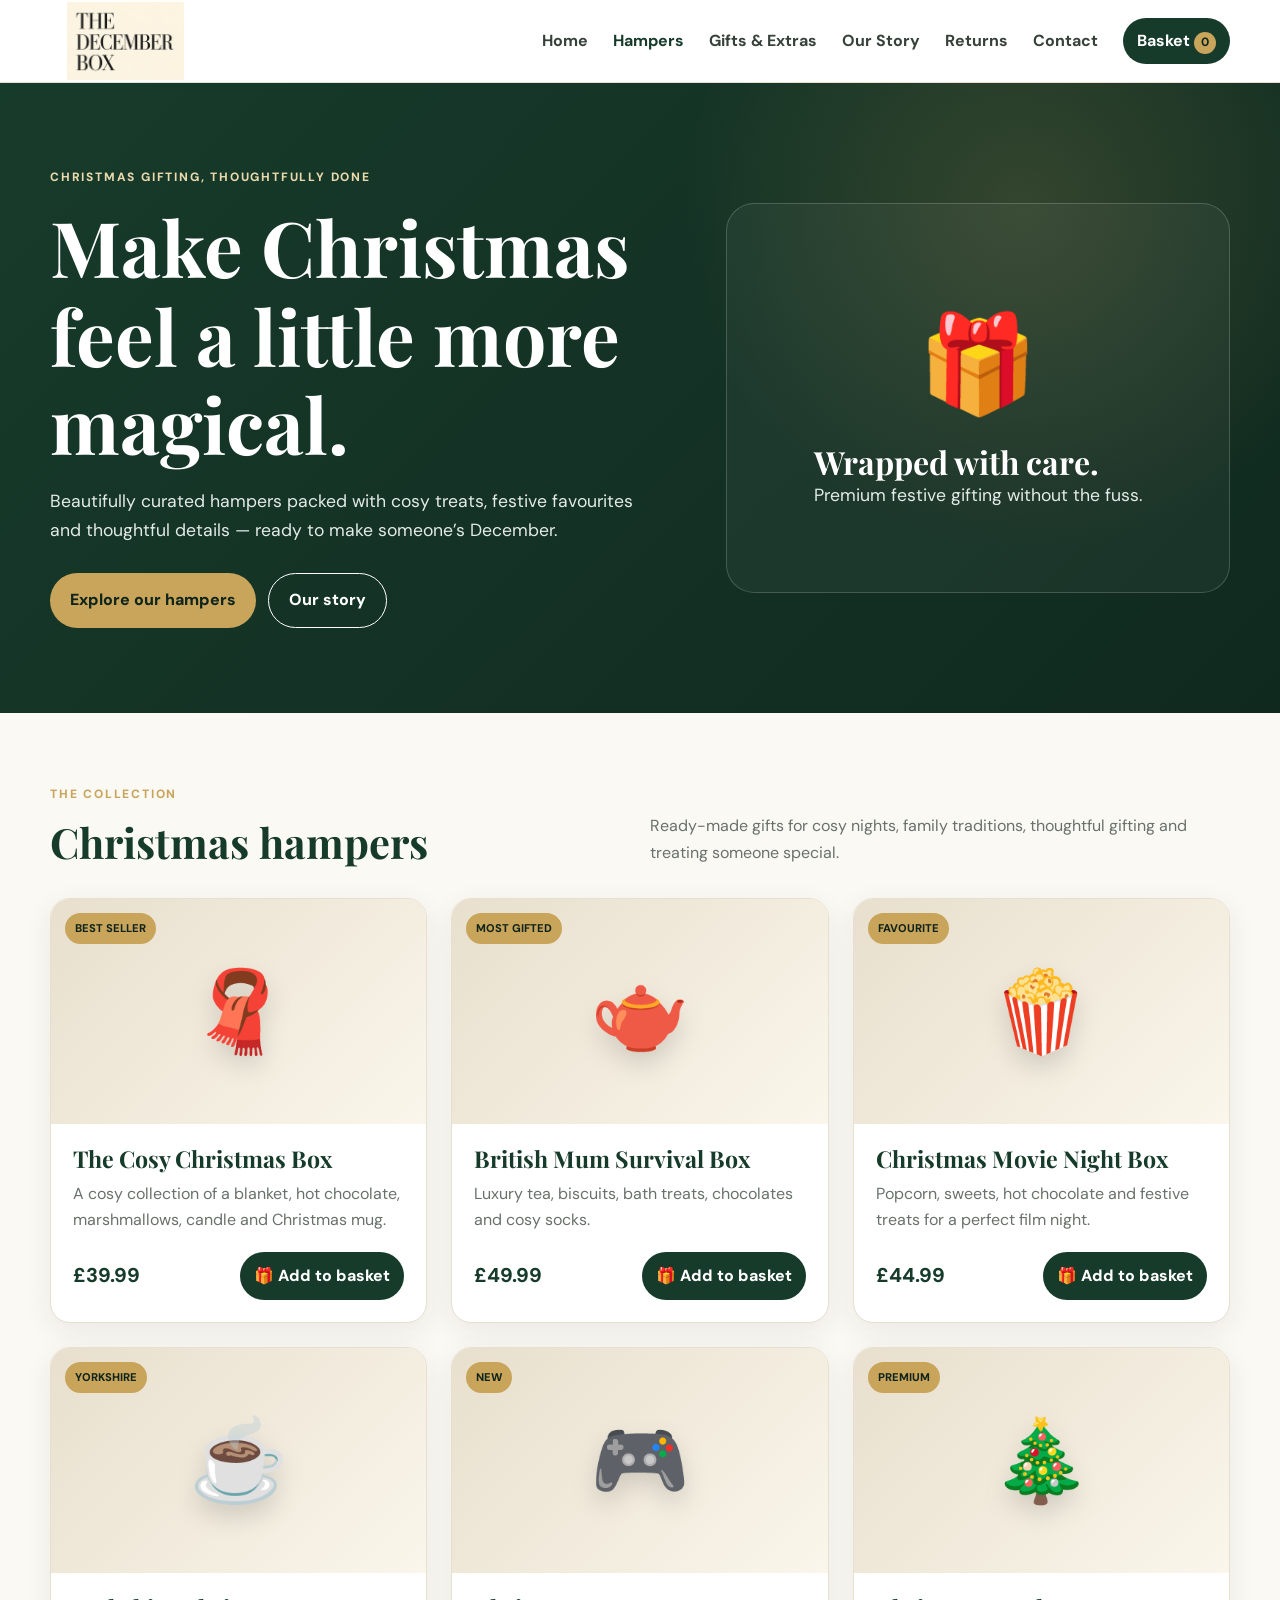
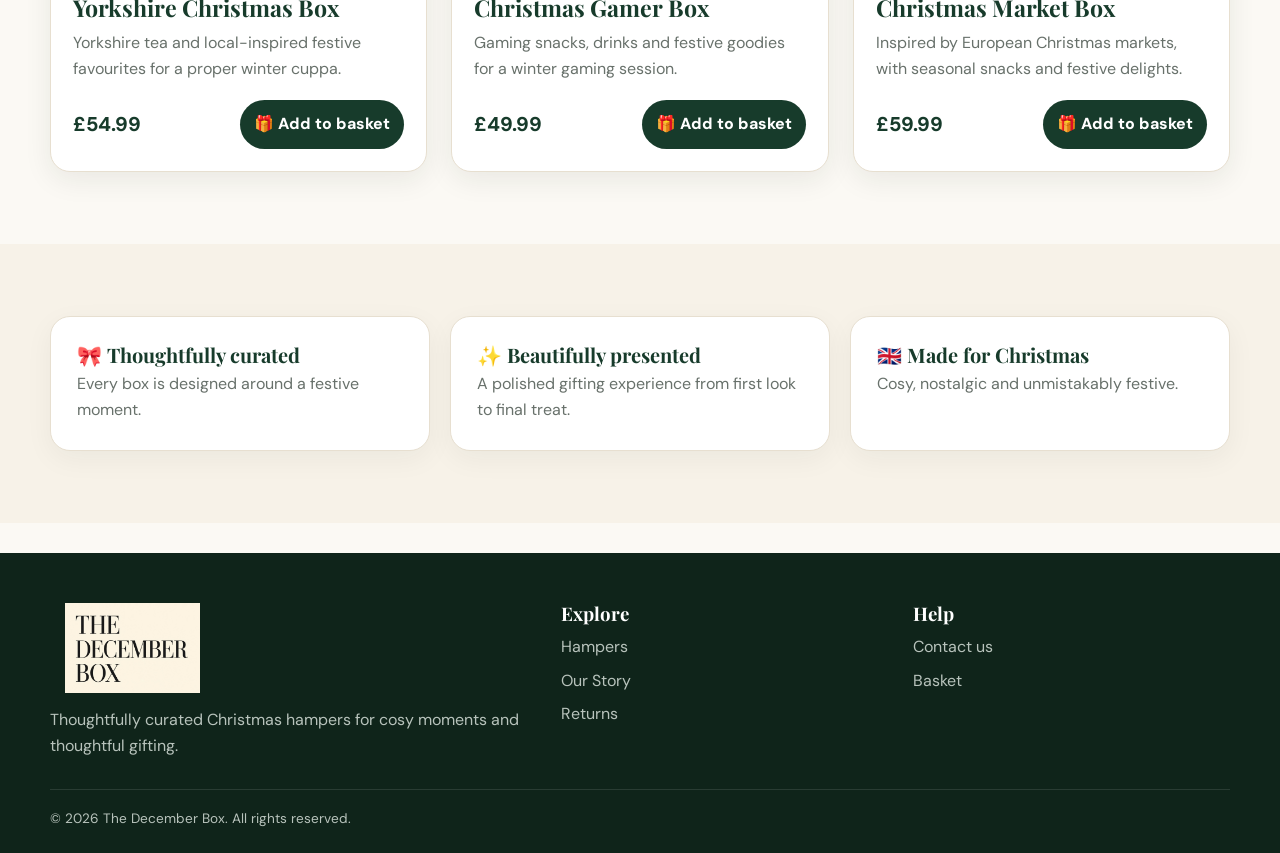
<file: index.html>
<!doctype html><html lang="en"><head><meta charset="utf-8"><meta name="viewport" content="width=device-width,initial-scale=1"><meta name="description" content="The December Box Christmas hampers"><title>Home | The December Box</title><link rel="stylesheet" href="css/style.css"></head><body><header class="site-header"><div class="container navbar"><a class="brand" href="index.html" aria-label="The December Box home"><img class="brand-logo" src="assets/logo.jpg" alt="The December Box"></a><button class="menu-toggle">☰</button><nav class="nav-links"><a class="" href="index.html">Home</a><a class="active" href="hampers.html">Hampers</a><a href="products.html">Gifts & Extras</a><a class="" href="our-story.html">Our Story</a><a class="" href="returns.html">Returns</a><a class="" href="contact.html">Contact</a><a class="basket-link" href="basket.html">Basket <span class="basket-count" data-basket-count>0</span></a></nav></div></header><main><section class="hero"><div class="container hero-grid"><div><span class="eyebrow">Christmas gifting, thoughtfully done</span><h1>Make Christmas feel a little more magical.</h1><p>Beautifully curated hampers packed with cosy treats, festive favourites and thoughtful details — ready to make someone’s December.</p><div class="hero-actions"><a class="btn btn-primary" href="hampers.html">Explore our hampers</a><a class="btn btn-outline" href="our-story.html">Our story</a></div></div><div class="hero-art"><div><div class="gift-icon">🎁</div><h2>Wrapped with care.</h2><p>Premium festive gifting without the fuss.</p></div></div></div></section><section class="section"><div class="container"><div class="section-head"><div><span class="eyebrow">The collection</span><h2>Christmas hampers</h2></div><p>Ready-made gifts for cosy nights, family traditions, thoughtful gifting and treating someone special.</p></div><div class="products"><article class="product-card"><div class="product-image"><span class="badge">BEST SELLER</span><span class="emoji">🧣</span></div><div class="product-content"><h3>The Cosy Christmas Box</h3><p>A cosy collection of a blanket, hot chocolate, marshmallows, candle and Christmas mug.</p><div class="price-row"><span class="price">£39.99</span><button class="add-btn" onclick="addToBasket('cosy')">🎁 Add to basket</button></div></div></article><article class="product-card"><div class="product-image"><span class="badge">MOST GIFTED</span><span class="emoji">🫖</span></div><div class="product-content"><h3>British Mum Survival Box</h3><p>Luxury tea, biscuits, bath treats, chocolates and cosy socks.</p><div class="price-row"><span class="price">£49.99</span><button class="add-btn" onclick="addToBasket('mum')">🎁 Add to basket</button></div></div></article><article class="product-card"><div class="product-image"><span class="badge">FAVOURITE</span><span class="emoji">🍿</span></div><div class="product-content"><h3>Christmas Movie Night Box</h3><p>Popcorn, sweets, hot chocolate and festive treats for a perfect film night.</p><div class="price-row"><span class="price">£44.99</span><button class="add-btn" onclick="addToBasket('movie')">🎁 Add to basket</button></div></div></article><article class="product-card"><div class="product-image"><span class="badge">YORKSHIRE</span><span class="emoji">☕</span></div><div class="product-content"><h3>Yorkshire Christmas Box</h3><p>Yorkshire tea and local-inspired festive favourites for a proper winter cuppa.</p><div class="price-row"><span class="price">£54.99</span><button class="add-btn" onclick="addToBasket('yorkshire')">🎁 Add to basket</button></div></div></article><article class="product-card"><div class="product-image"><span class="badge">NEW</span><span class="emoji">🎮</span></div><div class="product-content"><h3>Christmas Gamer Box</h3><p>Gaming snacks, drinks and festive goodies for a winter gaming session.</p><div class="price-row"><span class="price">£49.99</span><button class="add-btn" onclick="addToBasket('gamer')">🎁 Add to basket</button></div></div></article><article class="product-card"><div class="product-image"><span class="badge">PREMIUM</span><span class="emoji">🎄</span></div><div class="product-content"><h3>Christmas Market Box</h3><p>Inspired by European Christmas markets, with seasonal snacks and festive delights.</p><div class="price-row"><span class="price">£59.99</span><button class="add-btn" onclick="addToBasket('market')">🎁 Add to basket</button></div></div></article></div></div></section><section class="section alt"><div class="container"><div class="feature-grid"><div class="feature"><h3>🎀 Thoughtfully curated</h3><p>Every box is designed around a festive moment.</p></div><div class="feature"><h3>✨ Beautifully presented</h3><p>A polished gifting experience from first look to final treat.</p></div><div class="feature"><h3>🇬🇧 Made for Christmas</h3><p>Cosy, nostalgic and unmistakably festive.</p></div></div></div></section></main><footer class="footer"><div class="container"><div class="footer-grid"><div><img class="footer-brand-logo" src="assets/logo.jpg" alt="The December Box"><p>Thoughtfully curated Christmas hampers for cosy moments and thoughtful gifting.</p></div><div><h3>Explore</h3><div class="footer-links"><a href="hampers.html">Hampers</a><a href="our-story.html">Our Story</a><a href="returns.html">Returns</a></div></div><div><h3>Help</h3><div class="footer-links"><a href="contact.html">Contact us</a><a href="basket.html">Basket</a></div></div></div><div class="copyright">© 2026 The December Box. All rights reserved.</div></div></footer><div class="toast"></div><script src="js/basket.js"></script></body></html>
</file>
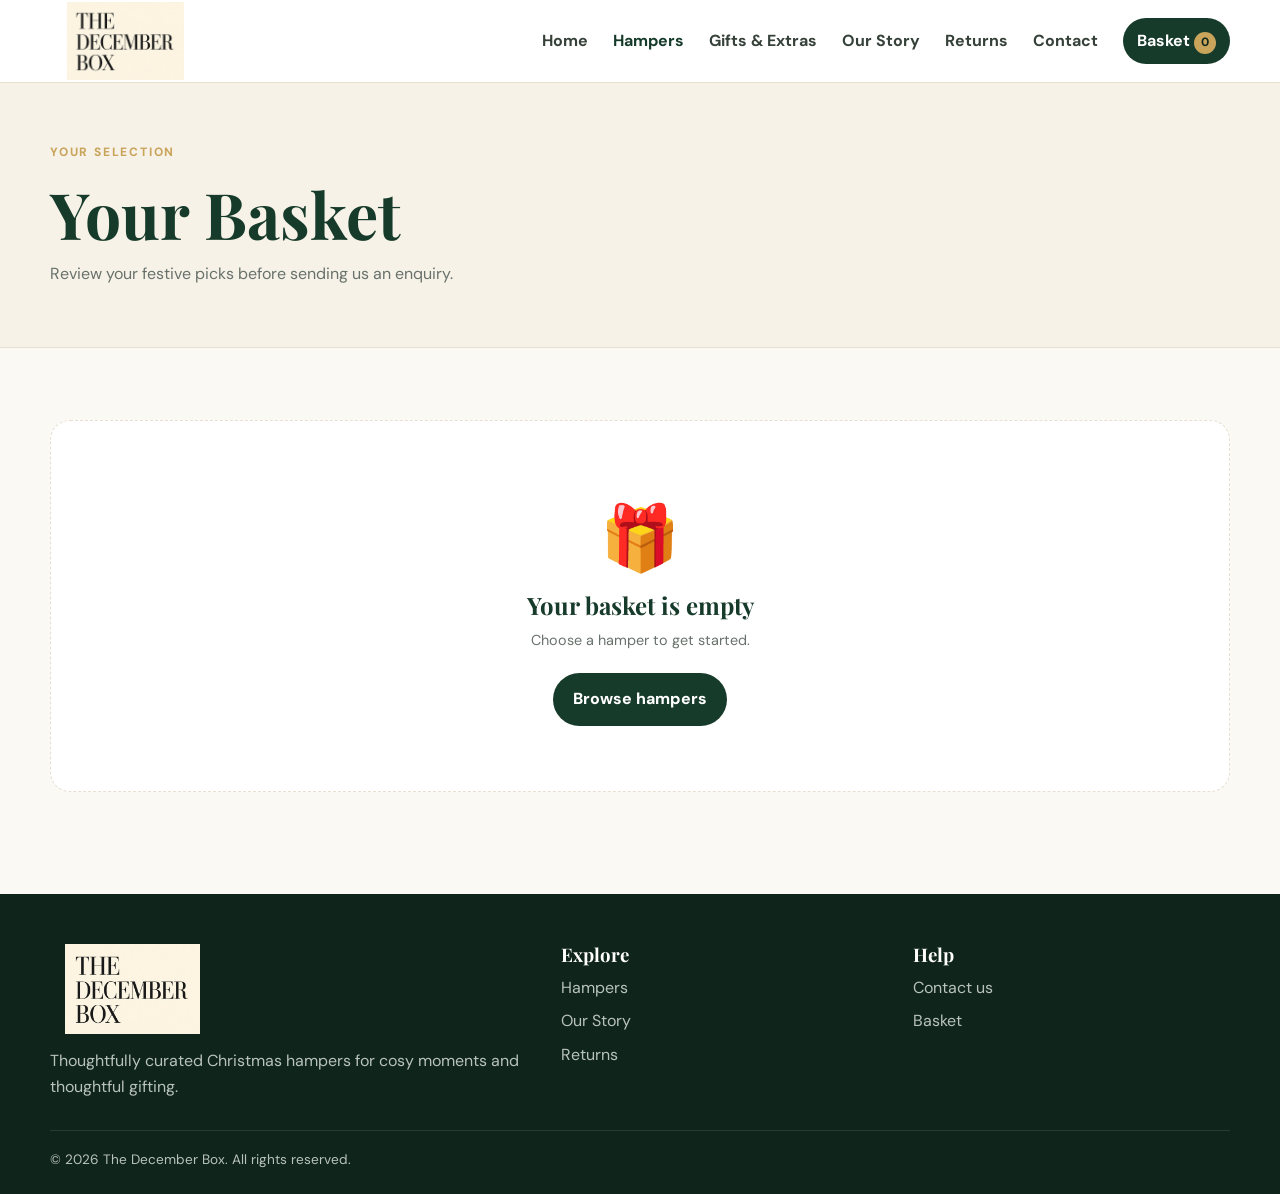
<file: basket.html>
<!doctype html><html lang="en"><head><meta charset="utf-8"><meta name="viewport" content="width=device-width,initial-scale=1"><meta name="description" content="The December Box Christmas hampers"><title>Basket | The December Box</title><link rel="stylesheet" href="css/style.css"></head><body><header class="site-header"><div class="container navbar"><a class="brand" href="index.html" aria-label="The December Box home"><img class="brand-logo" src="assets/logo.jpg" alt="The December Box"></a><button class="menu-toggle">☰</button><nav class="nav-links"><a class="" href="index.html">Home</a><a class="active" href="hampers.html">Hampers</a><a href="products.html">Gifts & Extras</a><a class="" href="our-story.html">Our Story</a><a class="" href="returns.html">Returns</a><a class="" href="contact.html">Contact</a><a class="basket-link" href="basket.html">Basket <span class="basket-count" data-basket-count>0</span></a></nav></div></header><main><section class="page-hero"><div class="container"><span class="eyebrow">Your selection</span><h1>Your Basket</h1><p>Review your festive picks before sending us an enquiry.</p></div></section><section class="section"><div class="container" id="basket-content"></div></section></main><footer class="footer"><div class="container"><div class="footer-grid"><div><img class="footer-brand-logo" src="assets/logo.jpg" alt="The December Box"><p>Thoughtfully curated Christmas hampers for cosy moments and thoughtful gifting.</p></div><div><h3>Explore</h3><div class="footer-links"><a href="hampers.html">Hampers</a><a href="our-story.html">Our Story</a><a href="returns.html">Returns</a></div></div><div><h3>Help</h3><div class="footer-links"><a href="contact.html">Contact us</a><a href="basket.html">Basket</a></div></div></div><div class="copyright">© 2026 The December Box. All rights reserved.</div></div></footer><div class="toast"></div><script src="js/basket.js"></script></body></html>
</file>
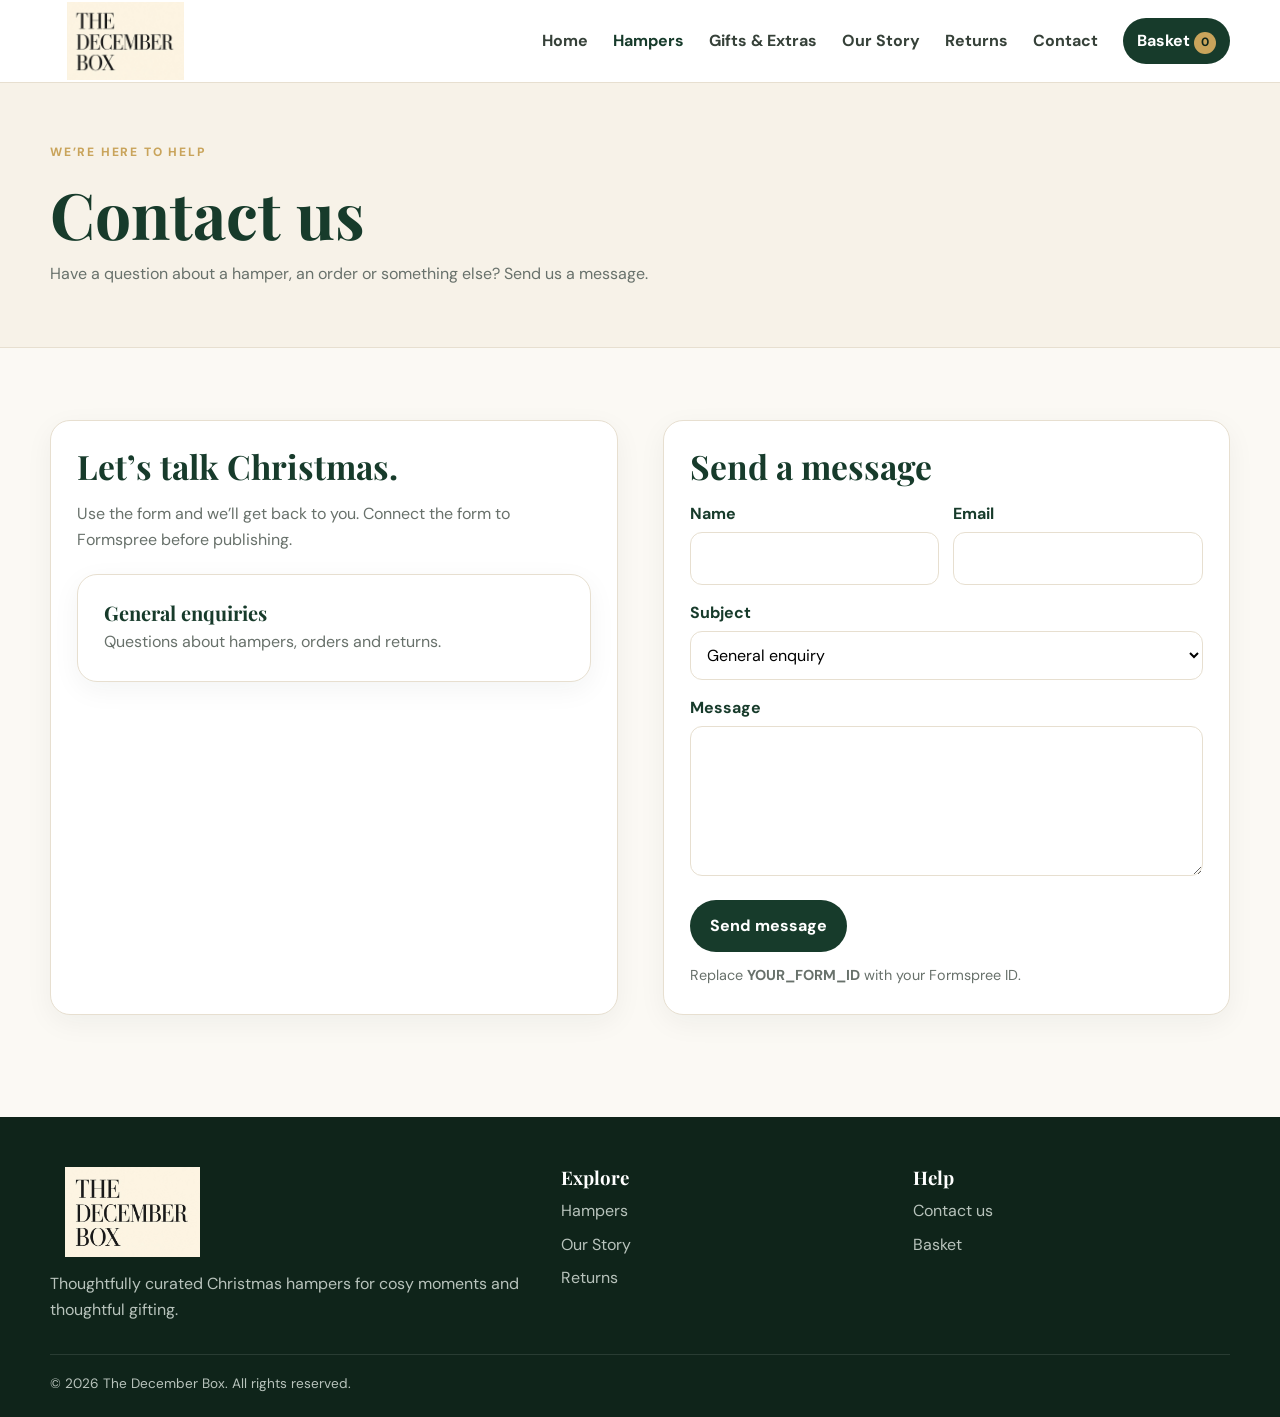
<file: contact.html>
<!doctype html><html lang="en"><head><meta charset="utf-8"><meta name="viewport" content="width=device-width,initial-scale=1"><meta name="description" content="The December Box Christmas hampers"><title>Contact | The December Box</title><link rel="stylesheet" href="css/style.css"></head><body><header class="site-header"><div class="container navbar"><a class="brand" href="index.html" aria-label="The December Box home"><img class="brand-logo" src="assets/logo.jpg" alt="The December Box"></a><button class="menu-toggle">☰</button><nav class="nav-links"><a class="" href="index.html">Home</a><a class="active" href="hampers.html">Hampers</a><a href="products.html">Gifts & Extras</a><a class="" href="our-story.html">Our Story</a><a class="" href="returns.html">Returns</a><a class="" href="contact.html">Contact</a><a class="basket-link" href="basket.html">Basket <span class="basket-count" data-basket-count>0</span></a></nav></div></header><main><section class="page-hero"><div class="container"><span class="eyebrow">We’re here to help</span><h1>Contact us</h1><p>Have a question about a hamper, an order or something else? Send us a message.</p></div></section><section class="section"><div class="container contact-grid"><div class="info-card"><h2>Let’s talk Christmas.</h2><p>Use the form and we’ll get back to you. Connect the form to Formspree before publishing.</p><div class="feature" style="margin-top:20px"><h3>General enquiries</h3><p>Questions about hampers, orders and returns.</p></div></div><div class="form-card"><h2>Send a message</h2><div id="form-status"></div><form id="contact-form" action="https://formspree.io/f/mwlpnjwa" method="POST"><div class="form-row"><div class="form-group"><label for="name">Name</label><input id="name" name="name" required></div><div class="form-group"><label for="email">Email</label><input id="email" type="email" name="email" required></div></div><div class="form-group"><label for="subject">Subject</label><select id="subject" name="subject"><option>General enquiry</option><option>Hamper enquiry</option><option>Order help</option><option>Returns</option></select></div><div class="form-group"><label for="message">Message</label><textarea id="message" name="message" required></textarea></div><button class="btn btn-dark" type="submit">Send message</button></form><p class="small" style="margin-top:12px">Replace <strong>YOUR_FORM_ID</strong> with your Formspree ID.</p></div></div></section></main><footer class="footer"><div class="container"><div class="footer-grid"><div><img class="footer-brand-logo" src="assets/logo.jpg" alt="The December Box"><p>Thoughtfully curated Christmas hampers for cosy moments and thoughtful gifting.</p></div><div><h3>Explore</h3><div class="footer-links"><a href="hampers.html">Hampers</a><a href="our-story.html">Our Story</a><a href="returns.html">Returns</a></div></div><div><h3>Help</h3><div class="footer-links"><a href="contact.html">Contact us</a><a href="basket.html">Basket</a></div></div></div><div class="copyright">© 2026 The December Box. All rights reserved.</div></div></footer><div class="toast"></div><script src="js/basket.js"></script></body></html>
</file>
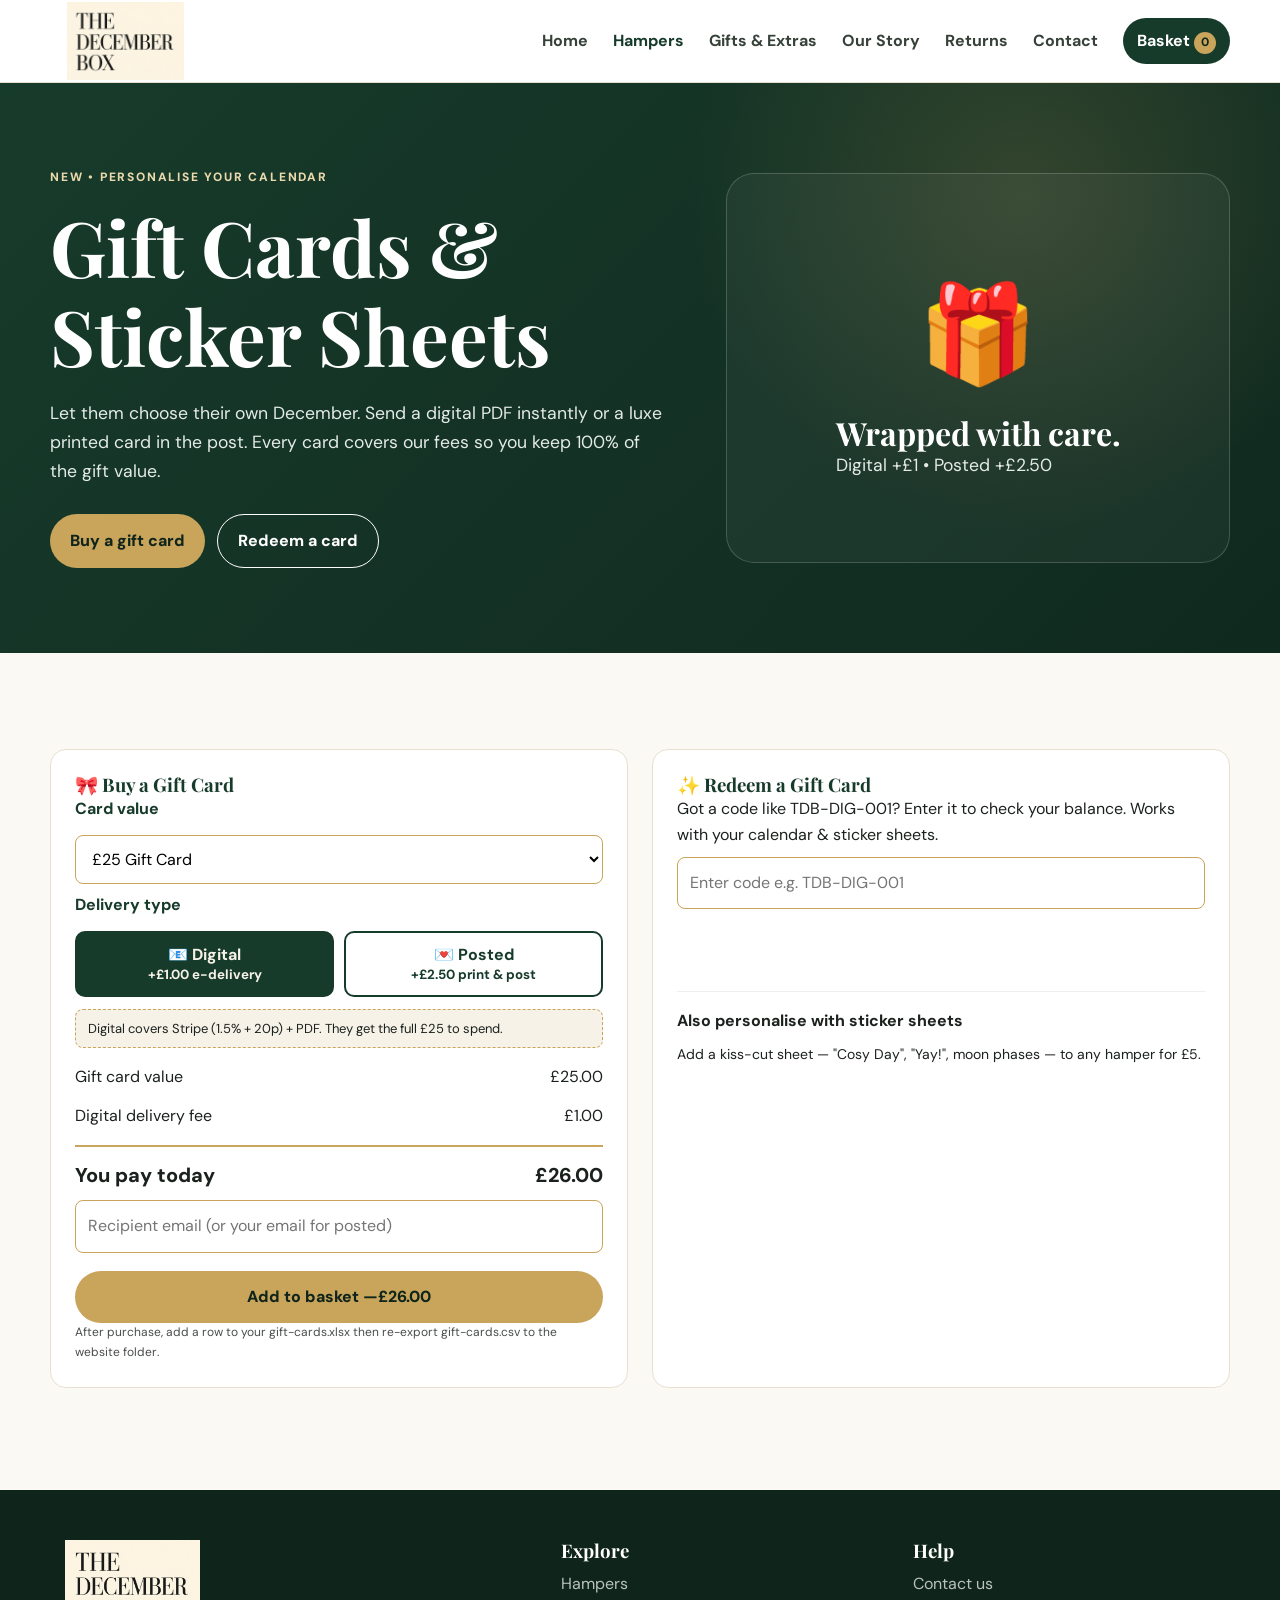
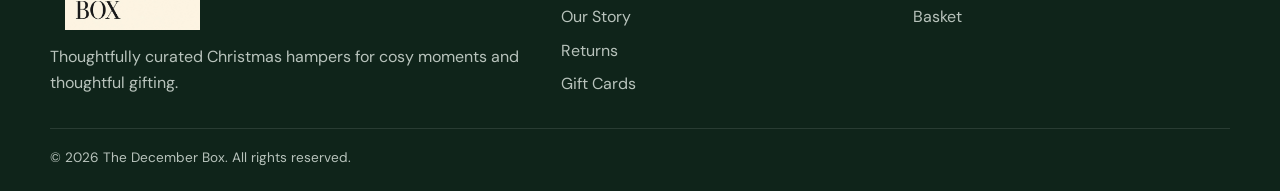
<file: gift-card.html>
<!doctype html>
<html lang="en">
<head>
<meta charset="utf-8">
<meta name="viewport" content="width=device-width,initial-scale=1">
<meta name="description" content="Gift Cards - The December Box">
<title>Gift Cards | The December Box</title>
<link rel="stylesheet" href="css/style.css">
<style>
  /* Gift card specific */
 .gift-card-grid { display:grid; grid-template-columns:1fr 1fr; gap:24px; margin-top:24px; }
  @media(max-width:800px){.gift-card-grid{grid-template-columns:1fr;} }
 .gc-card { background:#fff; border:1px solid #e8e0d0; border-radius:16px; padding:24px; }
 .gc-card h2 { margin-top:0; }
 .toggle { display:flex; gap:10px; margin:12px 0; }
 .toggle button { flex:1; padding:12px 8px; border:2px solid #173b2b; background:#fff; border-radius:10px; cursor:pointer; font-weight:700; color:#173b2b; line-height:1.2; }
 .toggle button.active { background:#173b2b; color:#f7f2e8; }
 .price-line { display:flex; justify-content:space-between; padding:6px 0; }
 .total-line { display:flex; justify-content:space-between; font-weight:800; font-size:20px; border-top:2px solid #c9a45b; margin-top:10px; padding-top:12px; }
 .gc-input,.gc-select { width:100%; padding:12px; border:1px solid #c9a45b; border-radius:8px; margin:8px 0; box-sizing:border-box; font-family:inherit; }
 .gc-success { background:#173b2b; color:#f7f2e8; padding:16px; border-radius:10px; display:none; margin-top:16px; }
 .badge-fee { background:#f7f2e8; border:1px dashed #c9a45b; padding:8px 12px; border-radius:8px; font-size:13px; margin:10px 0; }
</style>
</head>
<body>
<header class="site-header"><div class="container navbar"><a class="brand" href="index.html" aria-label="The December Box home"><img class="brand-logo" src="assets/logo.jpg" alt="The December Box"></a><button class="menu-toggle">☰</button><nav class="nav-links"><a class="" href="index.html">Home</a><a class="active" href="hampers.html">Hampers</a><a href="products.html">Gifts & Extras</a><a class="" href="our-story.html">Our Story</a><a class="" href="returns.html">Returns</a><a class="" href="contact.html">Contact</a><a class="basket-link" href="basket.html">Basket <span class="basket-count" data-basket-count>0</span></a></nav></div></header>

<main>
<section class="hero">
<div class="container hero-grid">
<div>
<span class="eyebrow">New • Personalise your calendar</span>
<h1>Gift Cards & Sticker Sheets</h1>
<p>Let them choose their own December. Send a digital PDF instantly or a luxe printed card in the post. Every card covers our fees so you keep 100% of the gift value.</p>
<div class="hero-actions"><a class="btn btn-primary" href="#buy">Buy a gift card</a><a class="btn btn-outline" href="redeem.html">Redeem a card</a></div>
</div>
<div class="hero-art"><div><div class="gift-icon">🎁</div><h2>Wrapped with care.</h2><p>Digital +£1 • Posted +£2.50</p></div></div>
</div>
</section>

<section class="section">
<div class="container">
<div class="gift-card-grid">

<!-- BUY -->
<div class="gc-card" id="buy">
<h3>🎀 Buy a Gift Card</h3>
<label>Card value</label>
<select id="faceValue" class="gc-select">
  <option value="15">£15 Gift Card</option>
  <option value="25" selected>£25 Gift Card</option>
  <option value="50">£50 Gift Card</option>
  <option value="100">£100 Gift Card</option>
</select>

<label>Delivery type</label>
<div class="toggle">
  <button id="btnDigital" class="active" onclick="setType('digital')">📧 Digital<br><small>+£1.00 e-delivery</small></button>
  <button id="btnPosted" onclick="setType('posted')">💌 Posted<br><small>+£2.50 print & post</small></button>
</div>

<div class="badge-fee" id="feeExplain">Digital covers Stripe (1.5% + 20p) + PDF. They get the full £25 to spend.</div>

<div class="price-line"><span>Gift card value</span><span id="valText">£25.00</span></div>
<div class="price-line"><span id="feeLabel">Digital delivery fee</span><span id="feeText">£1.00</span></div>
<div class="total-line"><span>You pay today</span><span id="totalText">£26.00</span></div>

<input type="email" id="buyerEmail" class="gc-input" placeholder="Recipient email (or your email for posted)">
<button class="btn btn-primary" style="width:100%; margin-top:10px;" onclick="buyCard()">Add to basket — <span id="btnTotal">£26.00</span></button>
<p style="font-size:12px; opacity:0.8;">After purchase, add a row to your gift-cards.xlsx then re-export gift-cards.csv to the website folder.</p>
</div>

<!-- REDEEM -->
<div class="gc-card" id="redeem">
<h3>✨ Redeem a Gift Card</h3>
<p>Got a code like TDB-DIG-001? Enter it to check your balance. Works with your calendar & sticker sheets.</p>
<form id="giftForm">
<input type="text" id="cardNumber" class="gc-input" placeholder="Enter code e.g. TDB-DIG-001" required>
<button class="btn btn-outline" style="width:100%;" type="submit">Check Balance</button>
</form>
<div id="success" class="gc-success">
  <p style="margin:0; opacity:0.8;">Code</p>
  <p id="codeOut" style="font-weight:800; margin:4px 0;"></p>
  <p class="balance" style="font-size:28px; font-weight:800; margin:10px 0;"></p>
  <p style="margin:0;">Use at checkout on the basket page.</p>
</div>

<div style="margin-top:20px; padding-top:16px; border-top:1px solid #eee;">
<h4 style="margin:0 0 8px 0;">Also personalise with sticker sheets</h4>
<p style="font-size:14px; margin:0;">Add a kiss-cut sheet — "Cosy Day", "Yay!", moon phases — to any hamper for £5.</p>
<a class="btn btn-outline" href="hampers.html" style="display:block; text-align:center; margin-top:10px;">Add sticker sheet £5</a>
</div>
</div>

</div>
</div>
</section>
</main>

<footer class="footer">
<div class="container">
<div class="footer-grid">
<div><img class="footer-brand-logo" src="assets/logo.jpg" alt="The December Box"><p>Thoughtfully curated Christmas hampers for cosy moments and thoughtful gifting.</p></div>
<div><h3>Explore</h3><div class="footer-links"><a href="hampers.html">Hampers</a><a href="our-story.html">Our Story</a><a href="returns.html">Returns</a><a href="gift-card.html">Gift Cards</a></div></div>
<div><h3>Help</h3><div class="footer-links"><a href="contact.html">Contact us</a><a href="basket.html">Basket</a></div></div>
</div>
<div class="copyright">© 2026 The December Box. All rights reserved.</div>
</div>
</footer>

<div class="toast"></div>
<script src="js/basket.js"></script>
<script>
// --- BUY LOGIC WITH YOUR FEES ---
let deliveryType = 'digital';
const fees = { digital: 1.00, posted: 2.50 };

function setType(type){
  deliveryType = type;
  document.getElementById('btnDigital').classList.toggle('active', type==='digital');
  document.getElementById('btnPosted').classList.toggle('active', type==='posted');
  document.getElementById('feeExplain').textContent = type==='digital'
   ? 'Digital covers Stripe (1.5% + 20p) + PDF. They get the full value to spend.'
    : 'Posted covers Moo luxe card (£0.48) + envelope + Royal Mail 2nd class (£1.55). They get the full value to spend.';
  updatePrice();
}

function updatePrice(){
  const face = parseFloat(document.getElementById('faceValue').value);
  const fee = fees[deliveryType];
  document.getElementById('valText').textContent = '£'+face.toFixed(2);
  document.getElementById('feeLabel').textContent = deliveryType==='digital'? 'Digital delivery fee' : 'Print & post fee';
  document.getElementById('feeText').textContent = '£'+fee.toFixed(2);
  document.getElementById('totalText').textContent = '£'+(face+fee).toFixed(2);
  document.getElementById('btnTotal').textContent = '£'+(face+fee).toFixed(2);
}
document.getElementById('faceValue').addEventListener('change', updatePrice);
updatePrice();

function buyCard(){
  const face = document.getElementById('faceValue').value;
  const total = (parseFloat(face) + fees[deliveryType]).toFixed(2);
  const email = document.getElementById('buyerEmail').value || 'no email yet';
  // Add to your existing basket.js if you have addToBasket function
  if(typeof addToBasket === 'function'){
    addToBasket('gift-'+deliveryType+'-'+face);
  }
  alert(`Added: £${face} ${deliveryType} card — You pay £${total}\n\nExcel row to add:\nTDB-${deliveryType==='digital'?'DIG':'POST'}-00X, ${email}, ${face}, ${deliveryType}, ${fees[deliveryType]}, ${face}, YES`);
}

// --- REDEEM LOGIC FROM gift-cards.csv ---
document.getElementById('giftForm').addEventListener('submit', async (e) => {
  e.preventDefault();
  const code = document.getElementById('cardNumber').value.trim().toUpperCase();
  try{
    const res = await fetch('gift-cards.csv');
    const text = await res.text();
    const rows = text.split('\n').map(r=>r.split(','));
    const found = rows.find(r=> r[0] && r[0].trim().toUpperCase()===code);
    if(!found){ alert('Code not found. Check your gift-cards.csv'); return; }
    const balance = (found[5]||'').trim();
    const active = (found[6]||'').trim().toUpperCase();
    if(active!=='YES'){ alert('This card is not active'); return; }
    document.getElementById('codeOut').textContent = code;
    document.querySelector('.balance').textContent = '£'+balance+' balance';
    document.getElementById('success').style.display='block';
  }catch(err){
    alert('Could not load gift-cards.csv. Make sure it is in the same folder as gift-card.html');
  }
});
</script>
</body>
</html>
</file>
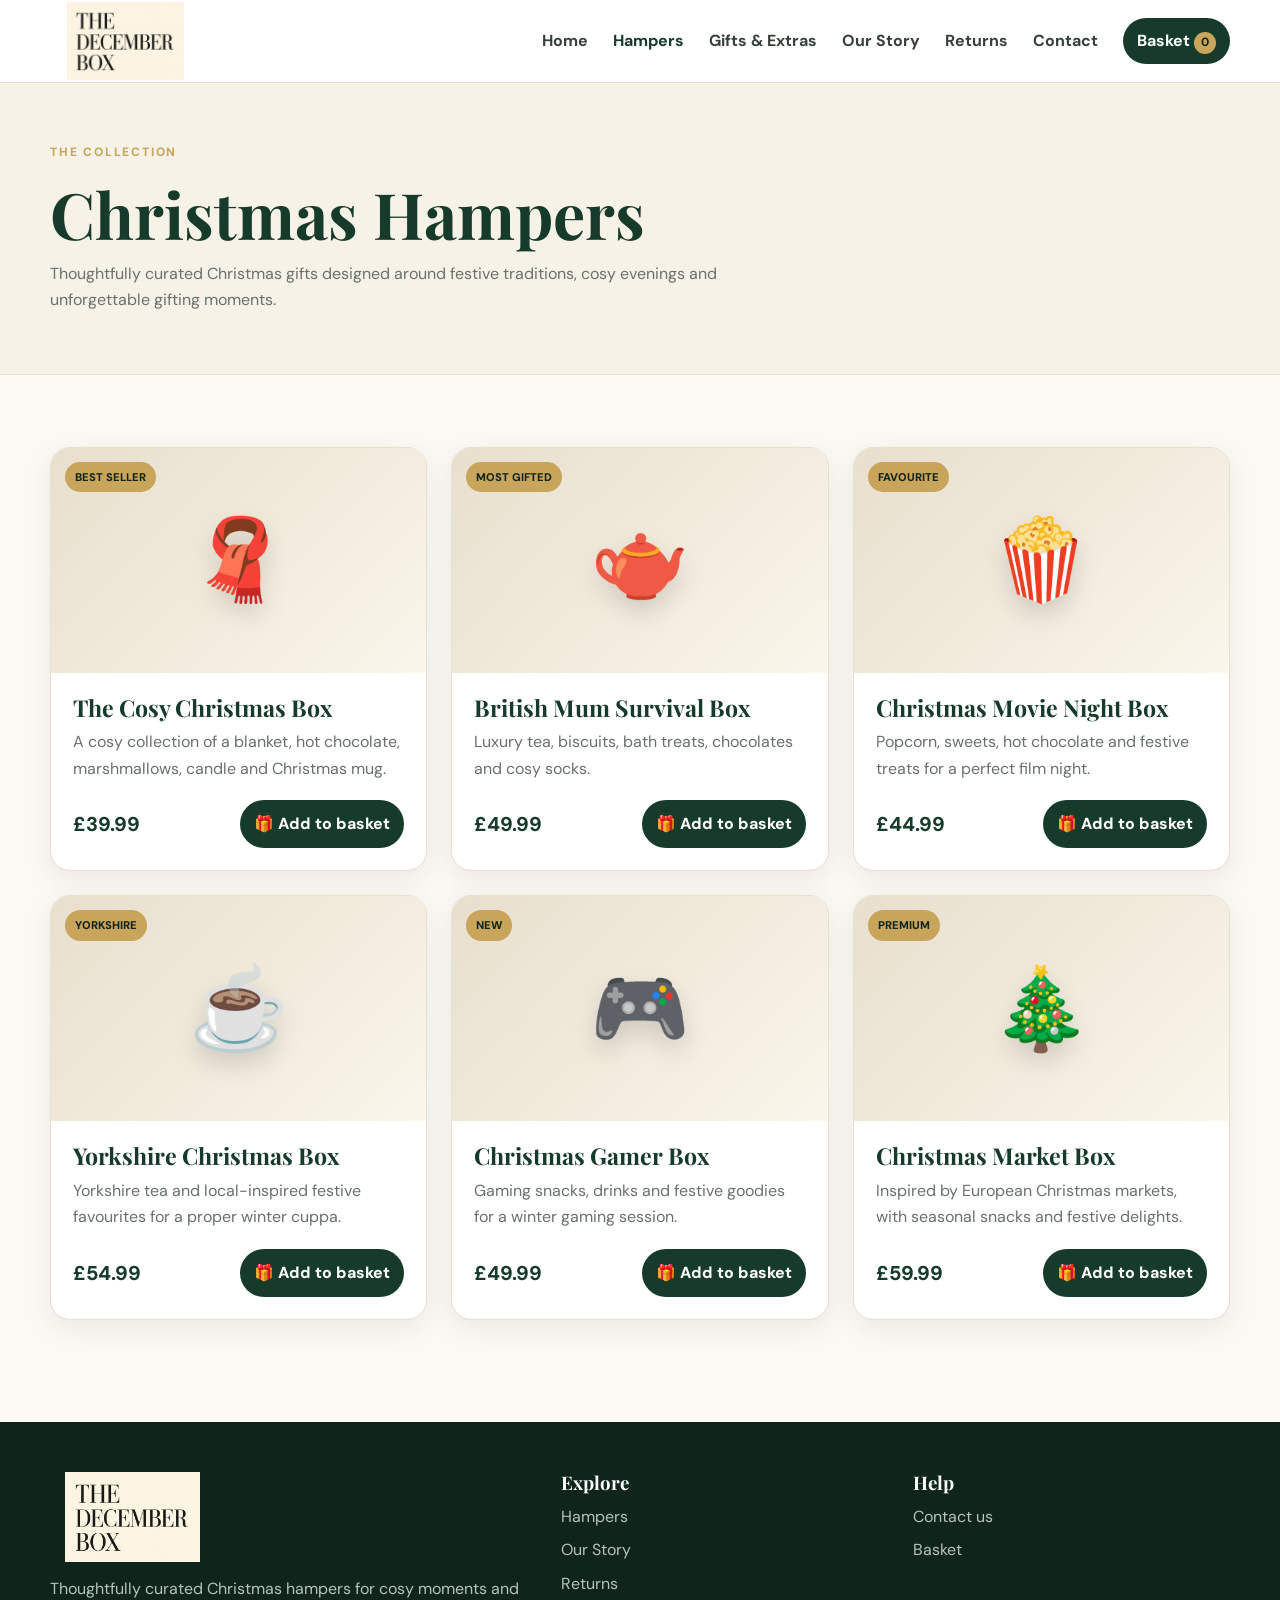
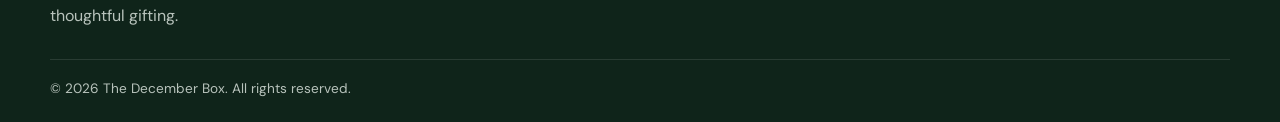
<file: hampers.html>
<!doctype html><html lang="en"><head><meta charset="utf-8"><meta name="viewport" content="width=device-width,initial-scale=1"><meta name="description" content="The December Box Christmas hampers"><title>Hampers | The December Box</title><link rel="stylesheet" href="css/style.css"></head><body><header class="site-header"><div class="container navbar"><a class="brand" href="index.html" aria-label="The December Box home"><img class="brand-logo" src="assets/logo.jpg" alt="The December Box"></a><button class="menu-toggle">☰</button><nav class="nav-links"><a class="" href="index.html">Home</a><a class="active" href="hampers.html">Hampers</a><a href="products.html">Gifts & Extras</a><a class="" href="our-story.html">Our Story</a><a class="" href="returns.html">Returns</a><a class="" href="contact.html">Contact</a><a class="basket-link" href="basket.html">Basket <span class="basket-count" data-basket-count>0</span></a></nav></div></header><main><section class="page-hero"><div class="container"><span class="eyebrow">The collection</span><h1>Christmas Hampers</h1><p>Thoughtfully curated Christmas gifts designed around festive traditions, cosy evenings and unforgettable gifting moments.</p></div></section><section class="section"><div class="container"><div class="products"><article class="product-card"><div class="product-image"><span class="badge">BEST SELLER</span><span class="emoji">🧣</span></div><div class="product-content"><h3>The Cosy Christmas Box</h3><p>A cosy collection of a blanket, hot chocolate, marshmallows, candle and Christmas mug.</p><div class="price-row"><span class="price">£39.99</span><button class="add-btn" onclick="addToBasket('cosy')">🎁 Add to basket</button></div></div></article><article class="product-card"><div class="product-image"><span class="badge">MOST GIFTED</span><span class="emoji">🫖</span></div><div class="product-content"><h3>British Mum Survival Box</h3><p>Luxury tea, biscuits, bath treats, chocolates and cosy socks.</p><div class="price-row"><span class="price">£49.99</span><button class="add-btn" onclick="addToBasket('mum')">🎁 Add to basket</button></div></div></article><article class="product-card"><div class="product-image"><span class="badge">FAVOURITE</span><span class="emoji">🍿</span></div><div class="product-content"><h3>Christmas Movie Night Box</h3><p>Popcorn, sweets, hot chocolate and festive treats for a perfect film night.</p><div class="price-row"><span class="price">£44.99</span><button class="add-btn" onclick="addToBasket('movie')">🎁 Add to basket</button></div></div></article><article class="product-card"><div class="product-image"><span class="badge">YORKSHIRE</span><span class="emoji">☕</span></div><div class="product-content"><h3>Yorkshire Christmas Box</h3><p>Yorkshire tea and local-inspired festive favourites for a proper winter cuppa.</p><div class="price-row"><span class="price">£54.99</span><button class="add-btn" onclick="addToBasket('yorkshire')">🎁 Add to basket</button></div></div></article><article class="product-card"><div class="product-image"><span class="badge">NEW</span><span class="emoji">🎮</span></div><div class="product-content"><h3>Christmas Gamer Box</h3><p>Gaming snacks, drinks and festive goodies for a winter gaming session.</p><div class="price-row"><span class="price">£49.99</span><button class="add-btn" onclick="addToBasket('gamer')">🎁 Add to basket</button></div></div></article><article class="product-card"><div class="product-image"><span class="badge">PREMIUM</span><span class="emoji">🎄</span></div><div class="product-content"><h3>Christmas Market Box</h3><p>Inspired by European Christmas markets, with seasonal snacks and festive delights.</p><div class="price-row"><span class="price">£59.99</span><button class="add-btn" onclick="addToBasket('market')">🎁 Add to basket</button></div></div></article></div></div></section></main><footer class="footer"><div class="container"><div class="footer-grid"><div><img class="footer-brand-logo" src="assets/logo.jpg" alt="The December Box"><p>Thoughtfully curated Christmas hampers for cosy moments and thoughtful gifting.</p></div><div><h3>Explore</h3><div class="footer-links"><a href="hampers.html">Hampers</a><a href="our-story.html">Our Story</a><a href="returns.html">Returns</a></div></div><div><h3>Help</h3><div class="footer-links"><a href="contact.html">Contact us</a><a href="basket.html">Basket</a></div></div></div><div class="copyright">© 2026 The December Box. All rights reserved.</div></div></footer><div class="toast"></div><script src="js/basket.js"></script></body></html>
</file>
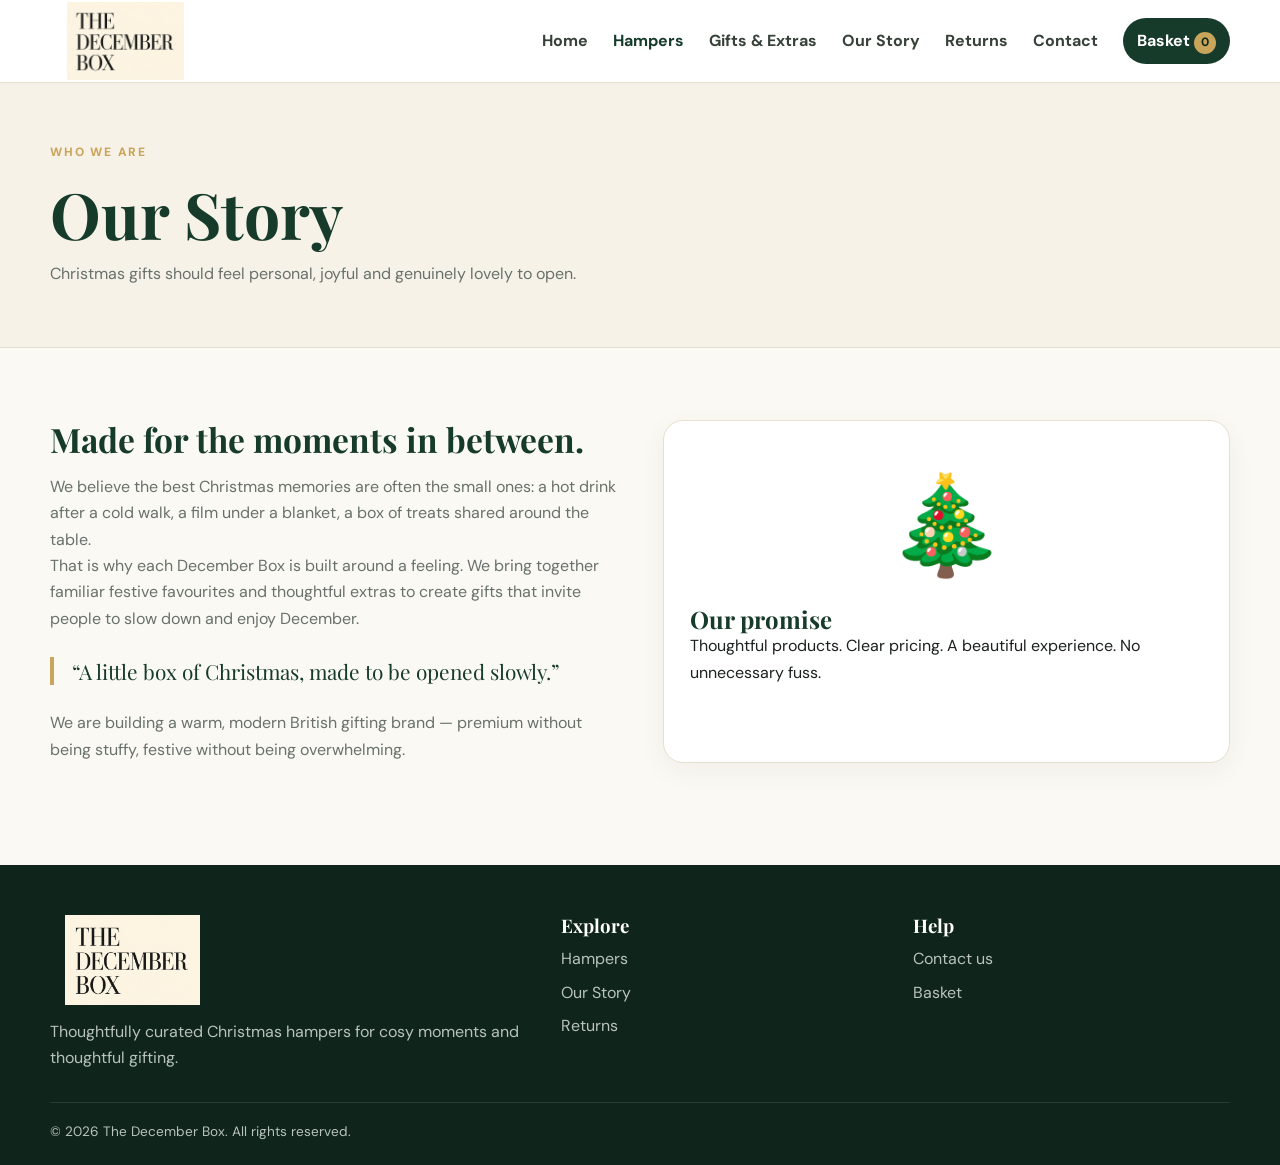
<file: our-story.html>
<!doctype html><html lang="en"><head><meta charset="utf-8"><meta name="viewport" content="width=device-width,initial-scale=1"><meta name="description" content="The December Box Christmas hampers"><title>Our Story | The December Box</title><link rel="stylesheet" href="css/style.css"></head><body><header class="site-header"><div class="container navbar"><a class="brand" href="index.html" aria-label="The December Box home"><img class="brand-logo" src="assets/logo.jpg" alt="The December Box"></a><button class="menu-toggle">☰</button><nav class="nav-links"><a class="" href="index.html">Home</a><a class="active" href="hampers.html">Hampers</a><a href="products.html">Gifts & Extras</a><a class="" href="our-story.html">Our Story</a><a class="" href="returns.html">Returns</a><a class="" href="contact.html">Contact</a><a class="basket-link" href="basket.html">Basket <span class="basket-count" data-basket-count>0</span></a></nav></div></header><main><section class="page-hero"><div class="container"><span class="eyebrow">Who we are</span><h1>Our Story</h1><p>Christmas gifts should feel personal, joyful and genuinely lovely to open.</p></div></section><section class="section"><div class="container story-grid"><div class="story-copy"><h2>Made for the moments in between.</h2><p>We believe the best Christmas memories are often the small ones: a hot drink after a cold walk, a film under a blanket, a box of treats shared around the table.</p><p>That is why each December Box is built around a feeling. We bring together familiar festive favourites and thoughtful extras to create gifts that invite people to slow down and enjoy December.</p><div class="quote">“A little box of Christmas, made to be opened slowly.”</div><p>We are building a warm, modern British gifting brand — premium without being stuffy, festive without being overwhelming.</p></div><div class="story-card"><div class="gift-icon">🎄</div><h2>Our promise</h2><p>Thoughtful products. Clear pricing. A beautiful experience. No unnecessary fuss.</p></div></div></section></main><footer class="footer"><div class="container"><div class="footer-grid"><div><img class="footer-brand-logo" src="assets/logo.jpg" alt="The December Box"><p>Thoughtfully curated Christmas hampers for cosy moments and thoughtful gifting.</p></div><div><h3>Explore</h3><div class="footer-links"><a href="hampers.html">Hampers</a><a href="our-story.html">Our Story</a><a href="returns.html">Returns</a></div></div><div><h3>Help</h3><div class="footer-links"><a href="contact.html">Contact us</a><a href="basket.html">Basket</a></div></div></div><div class="copyright">© 2026 The December Box. All rights reserved.</div></div></footer><div class="toast"></div><script src="js/basket.js"></script></body></html>
</file>
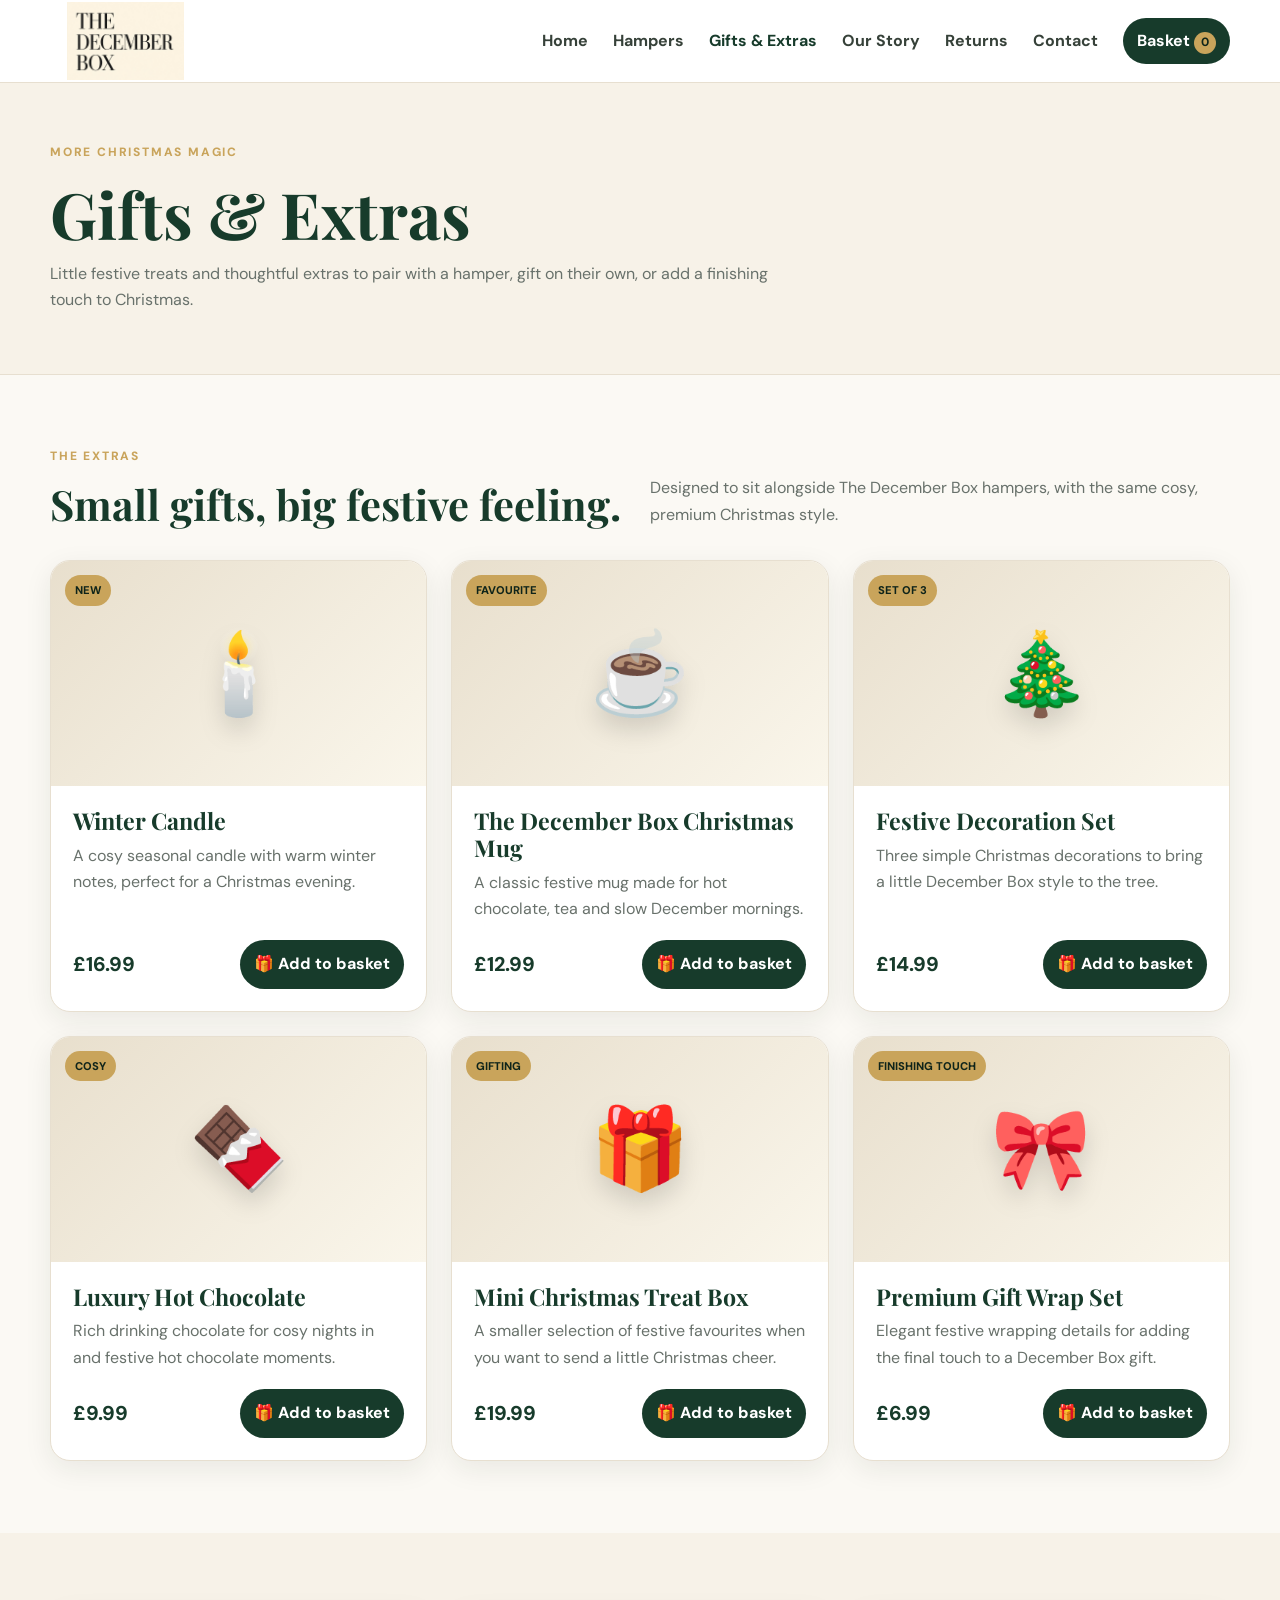
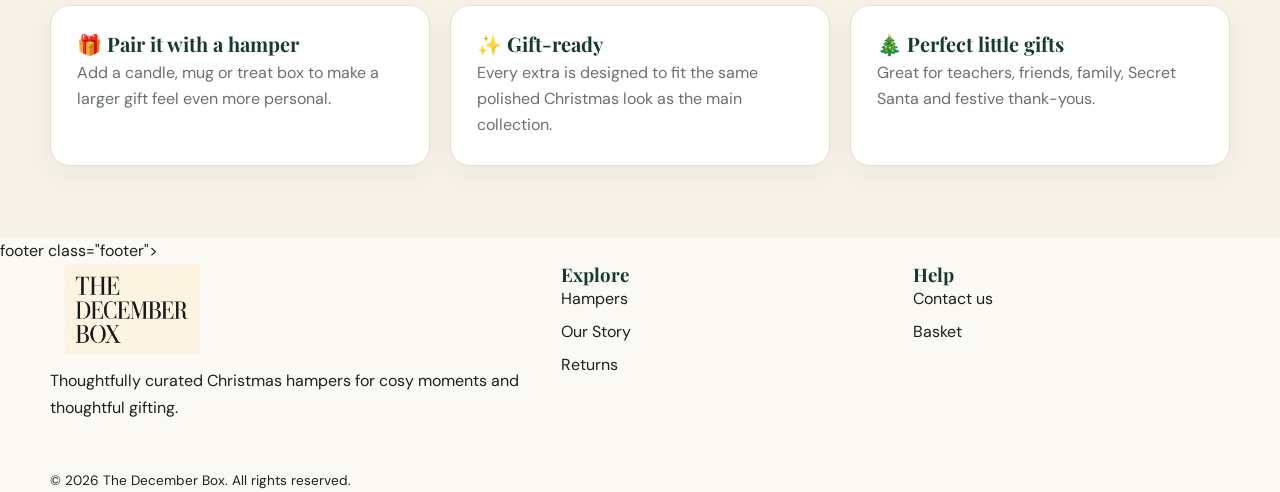
<file: products.html>
<!doctype html><html lang="en"><head><meta charset="utf-8"><meta name="viewport" content="width=device-width,initial-scale=1"><meta name="description" content="Christmas gifts and festive extras from The December Box"><title>Gifts & Extras | The December Box</title><link rel="stylesheet" href="css/style.css"></head><body><header class="site-header"><div class="container navbar"><a class="brand" href="index.html" aria-label="The December Box home"><img class="brand-logo" src="assets/logo.jpg" alt="The December Box"></a><button class="menu-toggle" aria-label="Open menu">☰</button><nav class="nav-links"><a href="index.html">Home</a><a href="hampers.html">Hampers</a><a class="active" href="products.html">Gifts & Extras</a><a href="our-story.html">Our Story</a><a href="returns.html">Returns</a><a href="contact.html">Contact</a><a class="basket-link" href="basket.html">Basket <span class="basket-count" data-basket-count>0</span></a></nav></div></header><main><section class="page-hero"><div class="container"><span class="eyebrow">More Christmas magic</span><h1>Gifts & Extras</h1><p>Little festive treats and thoughtful extras to pair with a hamper, gift on their own, or add a finishing touch to Christmas.</p></div></section><section class="section"><div class="container"><div class="section-head"><div><span class="eyebrow">The extras</span><h2>Small gifts, big festive feeling.</h2></div><p>Designed to sit alongside The December Box hampers, with the same cosy, premium Christmas style.</p></div><div class="products"><article class="product-card"><div class="product-image"><span class="badge">NEW</span><span class="emoji">🕯️</span></div><div class="product-content"><h3>Winter Candle</h3><p>A cosy seasonal candle with warm winter notes, perfect for a Christmas evening.</p><div class="price-row"><span class="price">£16.99</span><button class="add-btn" onclick="addToBasket('candle')">🎁 Add to basket</button></div></div></article><article class="product-card"><div class="product-image"><span class="badge">FAVOURITE</span><span class="emoji">☕</span></div><div class="product-content"><h3>The December Box Christmas Mug</h3><p>A classic festive mug made for hot chocolate, tea and slow December mornings.</p><div class="price-row"><span class="price">£12.99</span><button class="add-btn" onclick="addToBasket('mug')">🎁 Add to basket</button></div></div></article><article class="product-card"><div class="product-image"><span class="badge">SET OF 3</span><span class="emoji">🎄</span></div><div class="product-content"><h3>Festive Decoration Set</h3><p>Three simple Christmas decorations to bring a little December Box style to the tree.</p><div class="price-row"><span class="price">£14.99</span><button class="add-btn" onclick="addToBasket('decorations')">🎁 Add to basket</button></div></div></article><article class="product-card"><div class="product-image"><span class="badge">COSY</span><span class="emoji">🍫</span></div><div class="product-content"><h3>Luxury Hot Chocolate</h3><p>Rich drinking chocolate for cosy nights in and festive hot chocolate moments.</p><div class="price-row"><span class="price">£9.99</span><button class="add-btn" onclick="addToBasket('chocolate')">🎁 Add to basket</button></div></div></article><article class="product-card"><div class="product-image"><span class="badge">GIFTING</span><span class="emoji">🎁</span></div><div class="product-content"><h3>Mini Christmas Treat Box</h3><p>A smaller selection of festive favourites when you want to send a little Christmas cheer.</p><div class="price-row"><span class="price">£19.99</span><button class="add-btn" onclick="addToBasket('minibox')">🎁 Add to basket</button></div></div></article><article class="product-card"><div class="product-image"><span class="badge">FINISHING TOUCH</span><span class="emoji">🎀</span></div><div class="product-content"><h3>Premium Gift Wrap Set</h3><p>Elegant festive wrapping details for adding the final touch to a December Box gift.</p><div class="price-row"><span class="price">£6.99</span><button class="add-btn" onclick="addToBasket('giftwrap')">🎁 Add to basket</button></div></div></article></div></div></section><section class="section alt"><div class="container"><div class="feature-grid"><div class="feature"><h3>🎁 Pair it with a hamper</h3><p>Add a candle, mug or treat box to make a larger gift feel even more personal.</p></div><div class="feature"><h3>✨ Gift-ready</h3><p>Every extra is designed to fit the same polished Christmas look as the main collection.</p></div><div class="feature"><h3>🎄 Perfect little gifts</h3><p>Great for teachers, friends, family, Secret Santa and festive thank-yous.</p></div></div></div></section></main>footer class="footer"><div class="container"><div class="footer-grid"><div><img class="footer-brand-logo" src="assets/logo.jpg" alt="The December Box"><p>Thoughtfully curated Christmas hampers for cosy moments and thoughtful gifting.</p></div><div><h3>Explore</h3><div class="footer-links"><a href="hampers.html">Hampers</a><a href="our-story.html">Our Story</a><a href="returns.html">Returns</a></div></div><div><h3>Help</h3><div class="footer-links"><a href="contact.html">Contact us</a><a href="basket.html">Basket</a></div></div></div><div class="copyright">© 2026 The December Box. All rights reserved.</div></div></footer><div class="toast"></div><script src="js/basket.js"></script</div><script src="js/basket.js"></script></body></html>
</file>
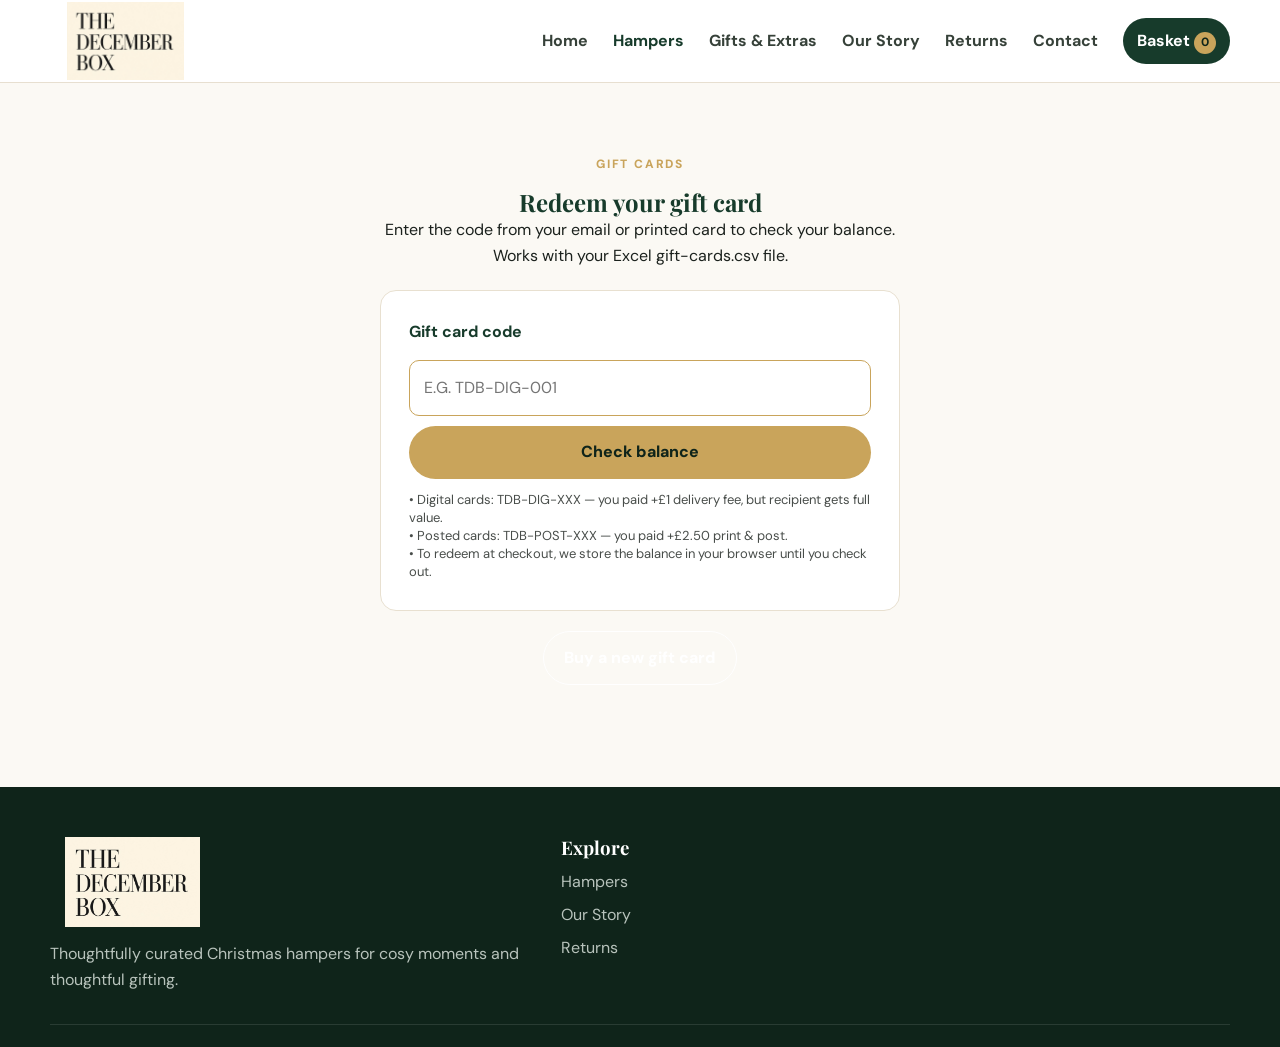
<file: redeem.html>
<!doctype html>
<html lang="en">
<head>
<meta charset="utf-8">
<meta name="viewport" content="width=device-width,initial-scale=1">
<meta name="description" content="Redeem your The December Box gift card">
<title>Redeem Gift Card | The December Box</title>
<link rel="stylesheet" href="css/style.css">
<style>
 .redeem-wrap { max-width:520px; margin:0 auto; }
 .redeem-card { background:#fff; border:1px solid #e8e0d0; border-radius:16px; padding:28px; }
 .gc-input { width:100%; padding:14px; border:1px solid #c9a45b; border-radius:10px; margin:10px 0; box-sizing:border-box; font-family:inherit; font-size:16px; text-transform:uppercase; }
 .gc-success { background:#173b2b; color:#f7f2e8; padding:20px; border-radius:12px; display:none; margin-top:18px; }
 .gc-error { background:#fff3f3; border:1px solid #e0a0a0; color:#8a2a2a; padding:14px; border-radius:10px; display:none; margin-top:18px; }
 .balance-big { font-size:32px; font-weight:800; margin:8px 0; }
 .hint { font-size:13px; opacity:0.8; margin-top:12px; line-height:1.4; }
</style>
</head>
<body>
<header class="site-header"><div class="container navbar"><a class="brand" href="index.html" aria-label="The December Box home"><img class="brand-logo" src="assets/logo.jpg" alt="The December Box"></a><button class="menu-toggle">☰</button><nav class="nav-links"><a class="" href="index.html">Home</a><a class="active" href="hampers.html">Hampers</a><a href="products.html">Gifts & Extras</a><a class="" href="our-story.html">Our Story</a><a class="" href="returns.html">Returns</a><a class="" href="contact.html">Contact</a><a class="basket-link" href="basket.html">Basket <span class="basket-count" data-basket-count>0</span></a></nav></div></header>

<main>
<section class="section">
<div class="container redeem-wrap">
<div style="text-align:center; margin-bottom:20px;">
<span class="eyebrow">Gift cards</span>
<h1>Redeem your gift card</h1>
<p>Enter the code from your email or printed card to check your balance. Works with your Excel gift-cards.csv file.</p>
</div>

<div class="redeem-card">
<form id="redeemForm">
<label for="codeInput" style="font-weight:700;">Gift card code</label>
<input id="codeInput" class="gc-input" type="text" placeholder="e.g. TDB-DIG-001" required autocomplete="off">
<button class="btn btn-primary" style="width:100%;" type="submit">Check balance</button>
</form>

<div id="success" class="gc-success">
<p style="margin:0; opacity:0.8; font-size:13px;">CODE</p>
<p id="codeOut" style="font-weight:800; letter-spacing:1px; margin:4px 0 10px 0;"></p>
<p class="balance-big" id="balanceOut"></p>
<p style="margin:0 0 12px 0;" id="typeOut"></p>
<a href="basket.html" class="btn btn-outline" style="background:#f7f2e8; color:#173b2b; width:100%; text-align:center; display:block; box-sizing:border-box;">Go to basket to use it</a>
</div>

<div id="error" class="gc-error"></div>

<p class="hint">• Digital cards: TDB-DIG-XXX — you paid +£1 delivery fee, but recipient gets full value.<br>• Posted cards: TDB-POST-XXX — you paid +£2.50 print & post.<br>• To redeem at checkout, we store the balance in your browser until you check out.</p>
</div>

<div style="text-align:center; margin-top:20px;">
<a class="btn btn-outline" href="gift-card.html">Buy a new gift card</a>
</div>
</div>
</section>
</main>

<footer class="footer">
<div class="container">
<div class="footer-grid">
<div><img class="footer-brand-logo" src="assets/logo.jpg" alt="The December Box"><p>Thoughtfully curated Christmas hampers for cosy moments and thoughtful gifting.</p></div>
<div><h3>Explore</h3><div class="footer-links"><a href="hampers.html">Hampers</a><a href="our-story.html">Our Story</a><a href="returns.html">Returns</a>
</file>
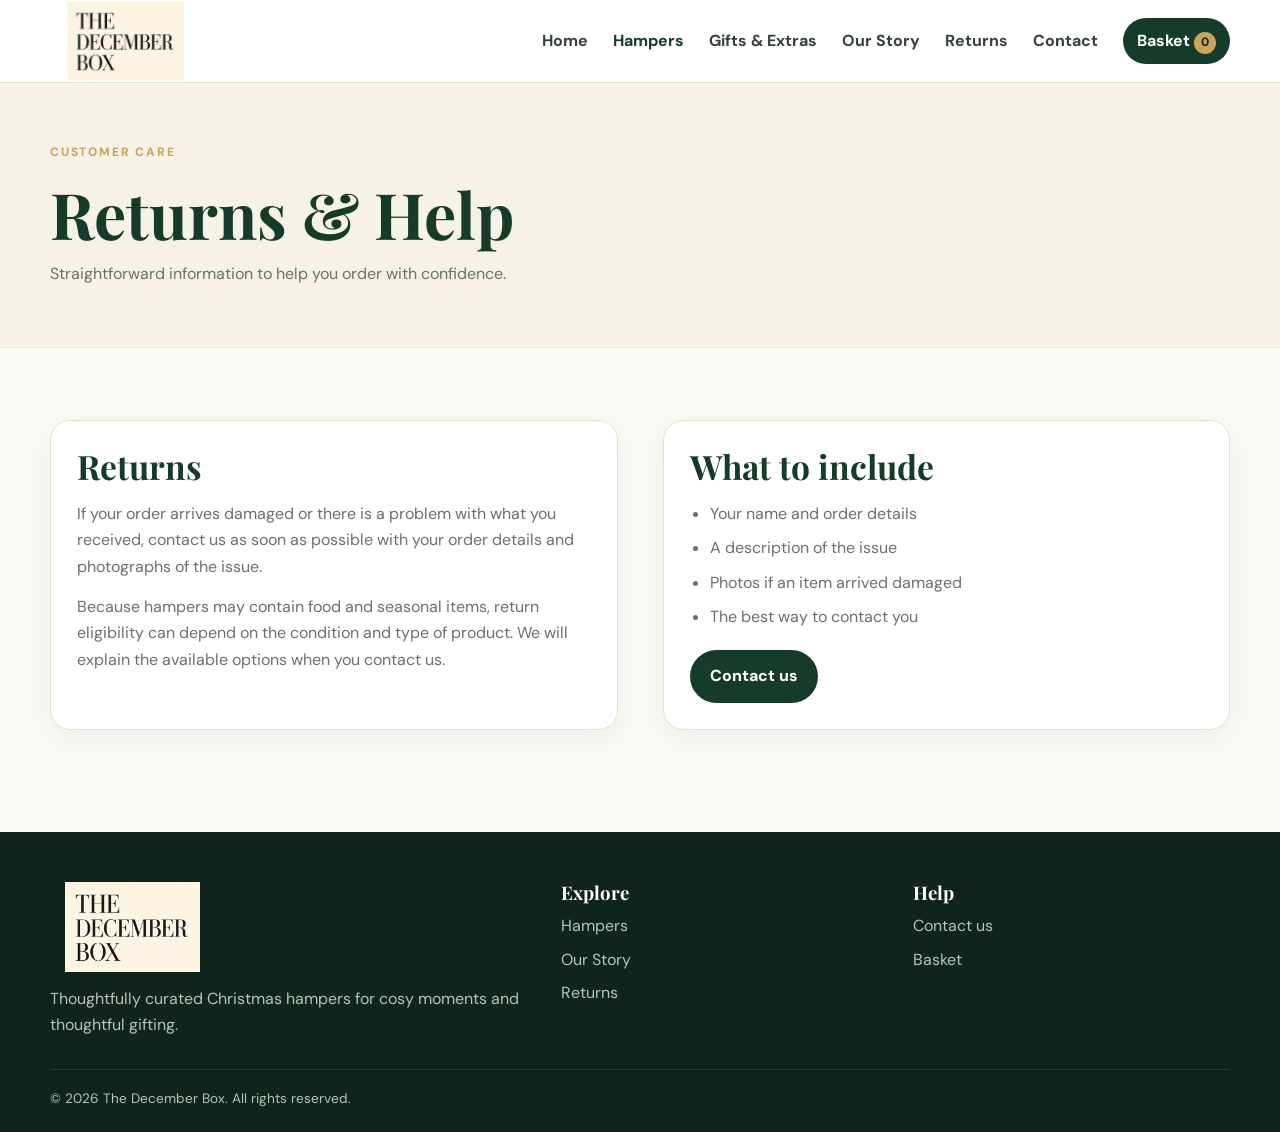
<file: returns.html>
<!doctype html><html lang="en"><head><meta charset="utf-8"><meta name="viewport" content="width=device-width,initial-scale=1"><meta name="description" content="The December Box Christmas hampers"><title>Returns | The December Box</title><link rel="stylesheet" href="css/style.css"></head><body><header class="site-header"><div class="container navbar"><a class="brand" href="index.html" aria-label="The December Box home"><img class="brand-logo" src="assets/logo.jpg" alt="The December Box"></a><button class="menu-toggle">☰</button><nav class="nav-links"><a class="" href="index.html">Home</a><a class="active" href="hampers.html">Hampers</a><a href="products.html">Gifts & Extras</a><a class="" href="our-story.html">Our Story</a><a class="" href="returns.html">Returns</a><a class="" href="contact.html">Contact</a><a class="basket-link" href="basket.html">Basket <span class="basket-count" data-basket-count>0</span></a></nav></div></header><main><section class="page-hero"><div class="container"><span class="eyebrow">Customer care</span><h1>Returns & Help</h1><p>Straightforward information to help you order with confidence.</p></div></section><section class="section"><div class="container returns-grid"><div class="info-card"><h2>Returns</h2><p>If your order arrives damaged or there is a problem with what you received, contact us as soon as possible with your order details and photographs of the issue.</p><p style="margin-top:14px">Because hampers may contain food and seasonal items, return eligibility can depend on the condition and type of product. We will explain the available options when you contact us.</p></div><div class="info-card"><h2>What to include</h2><ul style="padding-left:20px;color:var(--muted);display:grid;gap:8px"><li>Your name and order details</li><li>A description of the issue</li><li>Photos if an item arrived damaged</li><li>The best way to contact you</li></ul><a class="btn btn-dark" style="margin-top:20px" href="contact.html">Contact us</a></div></div></section></main><footer class="footer"><div class="container"><div class="footer-grid"><div><img class="footer-brand-logo" src="assets/logo.jpg" alt="The December Box"><p>Thoughtfully curated Christmas hampers for cosy moments and thoughtful gifting.</p></div><div><h3>Explore</h3><div class="footer-links"><a href="hampers.html">Hampers</a><a href="our-story.html">Our Story</a><a href="returns.html">Returns</a></div></div><div><h3>Help</h3><div class="footer-links"><a href="contact.html">Contact us</a><a href="basket.html">Basket</a></div></div></div><div class="copyright">© 2026 The December Box. All rights reserved.</div></div></footer><div class="toast"></div><script src="js/basket.js"></script></body></html>
</file>
<file: css/style.css>
@import url('https://fonts.googleapis.com/css2?family=DM+Sans:wght@400;500;600;700&family=Playfair+Display:wght@500;600;700&display=swap');
:root{--green:#173b2b;--deep:#0f241a;--gold:#c9a45b;--cream:#f7f2e8;--white:#fff;--ink:#1b211d;--muted:#68716b;--line:#e7dfd0;--shadow:0 18px 50px rgba(22,42,30,.10);--max:1180px}
*{box-sizing:border-box;margin:0;padding:0}html{scroll-behavior:smooth}body{font-family:'DM Sans',sans-serif;color:var(--ink);background:#fbf9f4;line-height:1.65}a{text-decoration:none;color:inherit}button,input,textarea,select{font:inherit}.container{width:min(var(--max),calc(100% - 40px));margin:auto}
.site-header{position:sticky;top:0;z-index:20;background:#fffffff5;backdrop-filter:blur(12px);border-bottom:1px solid var(--line)}.navbar{min-height:82px;display:flex;align-items:center;justify-content:space-between;gap:20px}.brand{display:flex;align-items:center;gap:10px;font:700 1.35rem 'Playfair Display',serif;color:var(--green)}.brand-mark{width:42px;height:42px;border-radius:50%;display:grid;place-items:center;background:var(--green);color:#ead9ad;box-shadow:inset 0 0 0 2px var(--gold)}.nav-links{display:flex;align-items:center;gap:25px}.nav-links a{font-weight:700;color:#364139;padding:28px 0}.nav-links a:hover,.nav-links a.active{color:var(--green)}.basket-link{background:var(--green);color:#fff!important;padding:10px 14px!important;border-radius:999px}.basket-count{display:inline-grid;place-items:center;min-width:22px;height:22px;border-radius:50%;background:var(--gold);color:var(--deep);font-size:.75rem}.menu-toggle{display:none;border:1px solid var(--line);background:white;border-radius:10px;padding:8px}
h1,h2,h3{font-family:'Playfair Display',serif;line-height:1.15;color:var(--green)}.hero{background:radial-gradient(circle at 80% 20%,#c9a45b2e,transparent 30%),linear-gradient(135deg,var(--green),#10291e);color:white;padding:85px 0}.hero-grid{display:grid;grid-template-columns:1.1fr .9fr;gap:60px;align-items:center}.eyebrow{text-transform:uppercase;letter-spacing:.15em;font-size:.75rem;font-weight:800;color:var(--gold);display:block;margin-bottom:14px}.hero .eyebrow{color:#ead9ad}.hero h1{color:white;font-size:clamp(3rem,6vw,5.5rem);margin-bottom:20px}.hero p{font-size:1.1rem;color:#e4ebe6;max-width:650px}.hero-art{min-height:390px;border:1px solid #ffffff2e;border-radius:28px;display:grid;place-items:center;background:#ffffff0b}.gift-icon{font-size:6rem;text-align:center}.hero-art h2{color:white;font-size:2rem}.hero-actions{display:flex;gap:12px;flex-wrap:wrap;margin-top:28px}
.btn{display:inline-flex;align-items:center;justify-content:center;border:0;border-radius:999px;padding:13px 20px;font-weight:800;transition:.2s}.btn:hover,.add-btn:hover{transform:translateY(-2px)}.btn-primary{background:var(--gold);color:var(--deep)}.btn-dark{background:var(--green);color:white}.btn-outline{border:1px solid #fff;color:#fff;background:transparent}
.section{padding:72px 0}.section.alt,.page-hero{background:var(--cream)}.section-head{display:flex;justify-content:space-between;gap:25px;align-items:end;margin-bottom:32px}.section-head h2{font-size:2.6rem}.section-head p{max-width:580px;color:var(--muted)}
.products{display:grid;grid-template-columns:repeat(3,1fr);gap:24px}.product-card{background:#fff;border:1px solid var(--line);border-radius:20px;overflow:hidden;box-shadow:0 8px 28px #162a1e14;display:flex;flex-direction:column;transition:.25s}.product-card:hover{transform:translateY(-6px);box-shadow:var(--shadow)}.product-image{height:225px;display:grid;place-items:center;position:relative;background:linear-gradient(135deg,#e8dfcd,#faf6eb)}.product-image .emoji{font-size:5rem;filter:drop-shadow(0 12px 12px #0002)}.badge{position:absolute;top:14px;left:14px;background:var(--gold);color:var(--deep);padding:6px 10px;border-radius:999px;font-size:.7rem;font-weight:800}.product-content{padding:22px;display:flex;flex-direction:column;flex:1}.product-content h3{font-size:1.45rem;margin-bottom:8px}.product-content p{color:var(--muted);margin-bottom:18px}.price-row{margin-top:auto;display:flex;align-items:center;justify-content:space-between;gap:10px}.price{font-weight:800;font-size:1.25rem;color:var(--green)}.add-btn{border:0;background:var(--green);color:white;border-radius:999px;padding:11px 14px;font-weight:800;transition:.2s}
.feature-grid{display:grid;grid-template-columns:repeat(3,1fr);gap:20px}.feature,.info-card,.story-card,.form-card{background:#fff;border:1px solid var(--line);border-radius:20px;padding:26px;box-shadow:0 8px 28px #162a1e0d}.feature h3{font-size:1.25rem;margin-bottom:5px}.feature p,.info-card p,.story-copy p{color:var(--muted)}.page-hero{padding:60px 0;border-bottom:1px solid var(--line)}.page-hero h1{font-size:clamp(2.6rem,5vw,4.2rem);margin-bottom:10px}.page-hero p{max-width:720px;color:var(--muted)}.story-grid,.contact-grid,.returns-grid{display:grid;grid-template-columns:1fr 1fr;gap:45px}.story-copy h2,.info-card h2,.form-card h2{font-size:2.1rem;margin-bottom:15px}.quote{border-left:4px solid var(--gold);padding-left:18px;margin:25px 0;font:1.3rem 'Playfair Display',serif;color:var(--green)}
.form-row{display:grid;grid-template-columns:1fr 1fr;gap:14px}.form-group{margin-bottom:15px}label{display:block;font-weight:700;color:var(--green);margin-bottom:5px}input,textarea,select{width:100%;border:1px solid var(--line);border-radius:12px;padding:12px;background:#fff}textarea{min-height:150px;resize:vertical}.notice{padding:13px;border-radius:12px;background:#f3f7f3;color:var(--green);margin-bottom:15px}
.basket-list{display:grid;gap:14px}.basket-item{display:grid;grid-template-columns:1fr auto auto;gap:18px;align-items:center;background:#fff;border:1px solid var(--line);border-radius:16px;padding:18px}.basket-item h3{font-size:1.2rem}.qty{display:flex;align-items:center;gap:8px}.qty button{width:32px;height:32px;border-radius:50%;border:1px solid var(--line);background:#fff;color:var(--green)}.remove-btn{border:0;background:none;color:#9a4434;font-weight:700}.basket-summary{margin-top:22px;background:var(--green);color:#fff;border-radius:20px;padding:24px;display:flex;justify-content:space-between;align-items:center}.basket-summary h2{color:#fff}.total{font-size:1.7rem;font-weight:800}.basket-empty{text-align:center;padding:65px 20px;background:#fff;border:1px dashed var(--line);border-radius:20px}.small{font-size:.9rem;color:var(--muted)}
.footer{background:var(--deep);color:#b8c3bc;padding:50px 0 22px;margin-top:30px}.footer-grid{display:grid;grid-template-columns:1.5fr 1fr 1fr;gap:35px;padding-bottom:30px;border-bottom:1px solid #ffffff1c}.footer h3{color:white;margin-bottom:10px}.footer-links{display:grid;gap:7px}.footer-links a:hover{color:white}.copyright{padding-top:18px;font-size:.85rem}.toast{position:fixed;right:18px;bottom:18px;background:var(--deep);color:white;padding:13px 17px;border-radius:12px;box-shadow:var(--shadow);transform:translateY(100px);opacity:0;transition:.25s;z-index:50}.toast.show{transform:none;opacity:1}
@media(max-width:900px){.hero-grid,.story-grid,.contact-grid,.returns-grid{grid-template-columns:1fr}.products{grid-template-columns:repeat(2,1fr)}.feature-grid{grid-template-columns:1fr}.nav-links{display:none;position:absolute;top:82px;left:0;right:0;background:#fff;padding:12px 20px 20px;flex-direction:column;align-items:stretch}.nav-links.open{display:flex}.nav-links a{padding:10px}.menu-toggle{display:block}}
@media(max-width:620px){.container{width:calc(100% - 28px)}.products{grid-template-columns:1fr}.hero{padding:60px 0}.section{padding:52px 0}.section-head{display:block}.section-head h2{margin-bottom:8px}.form-row{grid-template-columns:1fr}.basket-item{grid-template-columns:1fr}.basket-summary{flex-direction:column;align-items:flex-start}.footer-grid{grid-template-columns:1fr}}

/* Supplied The December Box logo */
.brand-logo{display:block;width:150px;height:auto;max-height:78px;object-fit:contain}
.footer-brand-logo{display:block;width:165px;height:auto;max-height:90px;object-fit:contain;margin-bottom:14px}
@media(max-width:620px){.brand-logo{width:118px;max-height:64px}.footer-brand-logo{width:135px;max-height:78px}}
</file>
